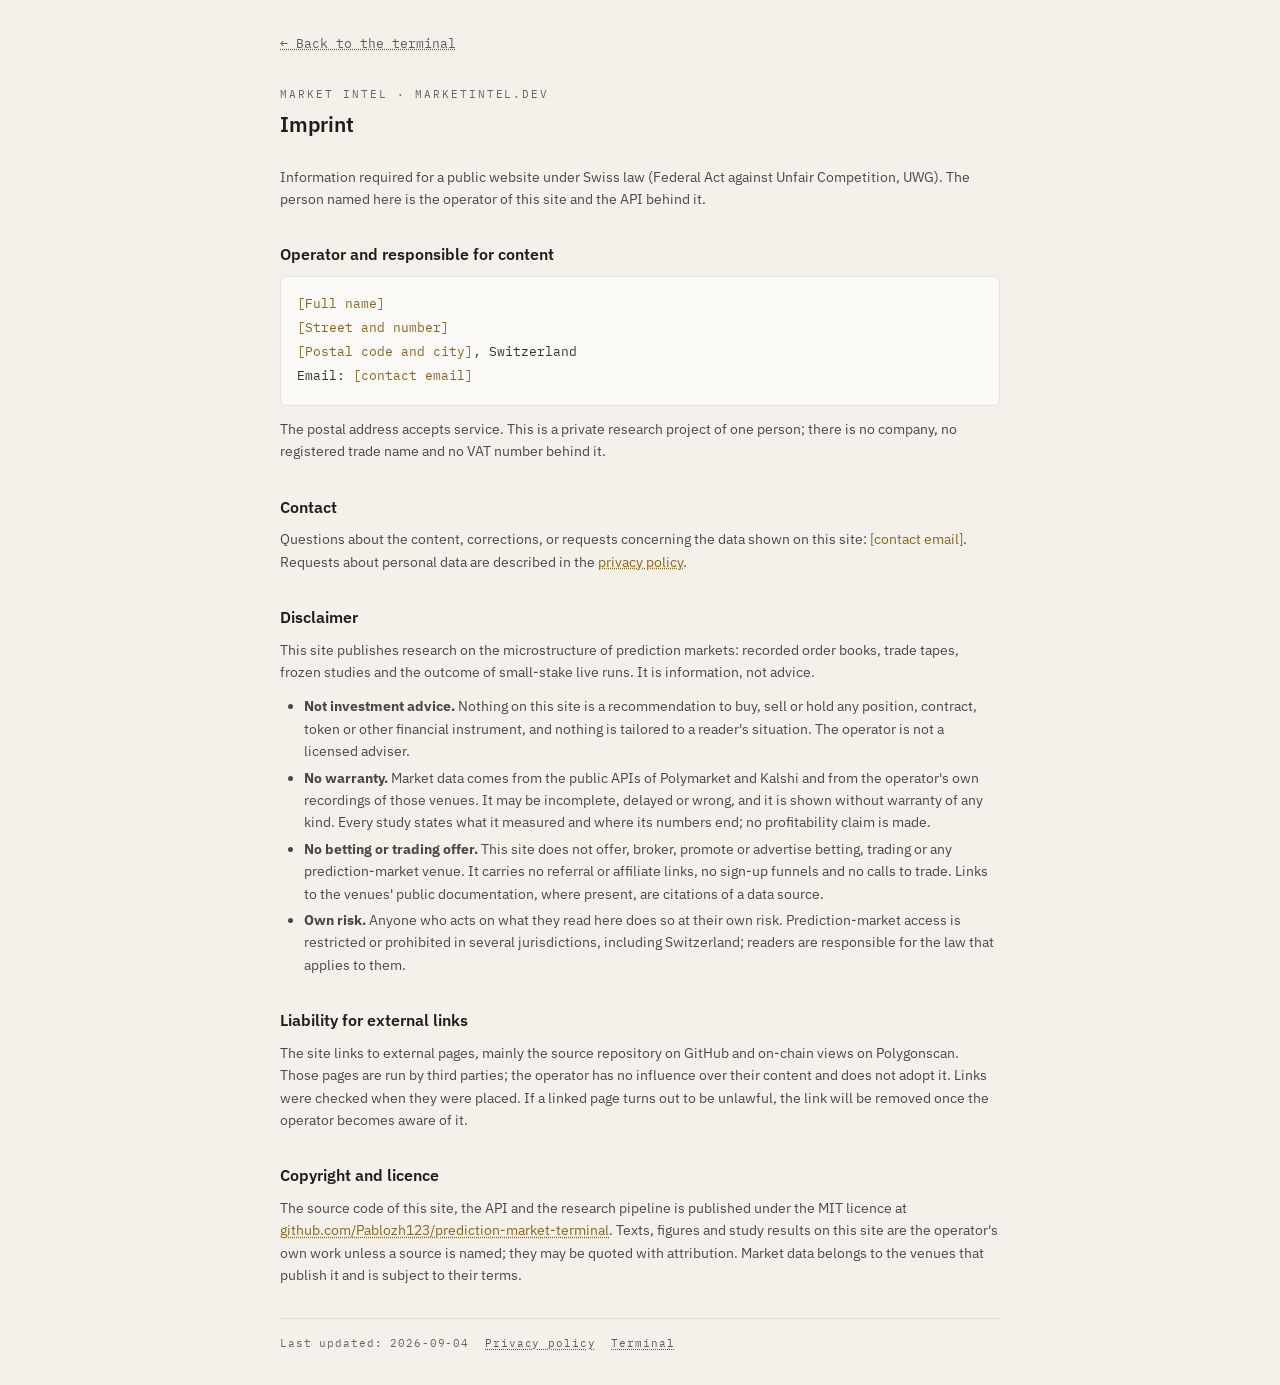
<file: web/imprint.html>
<!DOCTYPE html>
<!--
  PLACEHOLDERS — replace every one of these before the page goes live:
    [Full name]              the natural person operating the site (or the legal entity plus a named person)
    [Street and number]      a street address that accepts service; a PO box does not count
    [Postal code and city]
    [contact email]          appears twice: under "Responsible for content" and under "Contact"
  Same four placeholders are used in privacy.html; both files must be filled together.
-->
<html lang="en">
<head>
<meta charset="utf-8">
<meta name="viewport" content="width=device-width, initial-scale=1">
<title>Imprint · Market Intel</title>
<meta name="description" content="Imprint of marketintel.dev: operator, address, contact, disclaimer and licence.">
<meta name="robots" content="index,follow">
<link rel="preconnect" href="https://fonts.googleapis.com">
<link rel="preconnect" href="https://fonts.gstatic.com" crossorigin>
<link href="https://fonts.googleapis.com/css2?family=IBM+Plex+Sans:wght@400;500;600;700&family=IBM+Plex+Mono:wght@400;500;600&display=swap" rel="stylesheet">
<link rel="icon" type="image/svg+xml" href="./favicon.svg">
<link rel="icon" type="image/png" sizes="32x32" href="./favicon-32.png">
<link rel="shortcut icon" href="./favicon.ico">
<meta name="theme-color" content="#0B0B0A">
<script>
// Theme before first paint, so a stored light choice never flashes dark.
// Stored choice wins; first visit follows the system preference.
(function () {
  var t = 'dark';
  try { t = localStorage.getItem('mi-theme') || (matchMedia('(prefers-color-scheme: light)').matches ? 'light' : 'dark'); } catch (e) { /* private mode */ }
  document.documentElement.dataset.theme = t;
  if (t === 'light') {
    var m = document.querySelector('meta[name="theme-color"]');
    if (m) m.content = '#F4F1EA';
  }
}());
</script>
<link rel="stylesheet" href="./css/terminal.css">
<style>
  .legal { max-width: 720px; margin: 0 auto; padding: var(--sp-7) var(--sp-6); font-size: var(--t-body); line-height: var(--lh-prose); color: var(--ink-2); }
  .legal .back { font-family: var(--font-mono); font-size: var(--t-small); color: var(--ink-3); text-decoration: underline dotted; }
  .legal .back:hover { color: var(--accent); }
  .legal .eyebrow { font-family: var(--font-mono); font-size: var(--t-micro); letter-spacing: var(--ls-caps-max); text-transform: uppercase; color: var(--ink-4); margin-top: var(--sp-7); }
  .legal h1 { font-size: var(--t-head); font-weight: 600; color: var(--text); margin: var(--sp-2) 0 var(--sp-6); letter-spacing: -0.01em; }
  .legal h2 { font-size: var(--t-lead); font-weight: 600; color: var(--text); margin: var(--sp-7) 0 var(--sp-3); }
  .legal p { margin: 0 0 var(--sp-4); }
  .legal ul { margin: 0 0 var(--sp-4); padding-left: var(--sp-6); }
  .legal li { margin-bottom: var(--sp-2); }
  .legal a { text-decoration: underline dotted; }
  .legal .card { background: var(--panel); border: 1px solid var(--line-2); border-radius: var(--r-panel); padding: var(--sp-5); font-family: var(--font-mono); font-size: var(--t-small); line-height: var(--lh-prose); color: var(--ink-1); }
  .legal .card div { margin-bottom: var(--sp-2); }
  .legal .placeholder { color: var(--accent); }
  .legal .stamp { font-family: var(--font-mono); font-size: var(--t-micro); letter-spacing: var(--ls-caps); color: var(--ink-4); margin-top: var(--sp-7); padding-top: var(--sp-5); border-top: 1px solid var(--line-2); display: flex; flex-wrap: wrap; gap: var(--sp-3) var(--sp-5); }
  .legal .stamp a { color: var(--ink-3); }
</style>
</head>
<body>
<main class="legal">
  <a class="back" href="./">← Back to the terminal</a>

  <div class="eyebrow">Market Intel · marketintel.dev</div>
  <h1>Imprint</h1>

  <p>Information required for a public website under Swiss law (Federal Act against Unfair Competition, UWG). The person named here is the operator of this site and the API behind it.</p>

  <h2>Operator and responsible for content</h2>
  <div class="card">
    <div><span class="placeholder">[Full name]</span></div>
    <div><span class="placeholder">[Street and number]</span></div>
    <div><span class="placeholder">[Postal code and city]</span>, Switzerland</div>
    <div>Email: <span class="placeholder">[contact email]</span></div>
  </div>
  <p style="margin-top:var(--sp-4)">The postal address accepts service. This is a private research project of one person; there is no company, no registered trade name and no VAT number behind it.</p>

  <h2>Contact</h2>
  <p>Questions about the content, corrections, or requests concerning the data shown on this site: <span class="placeholder">[contact email]</span>. Requests about personal data are described in the <a href="./privacy.html">privacy policy</a>.</p>

  <h2>Disclaimer</h2>
  <p>This site publishes research on the microstructure of prediction markets: recorded order books, trade tapes, frozen studies and the outcome of small-stake live runs. It is information, not advice.</p>
  <ul>
    <li><b>Not investment advice.</b> Nothing on this site is a recommendation to buy, sell or hold any position, contract, token or other financial instrument, and nothing is tailored to a reader's situation. The operator is not a licensed adviser.</li>
    <li><b>No warranty.</b> Market data comes from the public APIs of Polymarket and Kalshi and from the operator's own recordings of those venues. It may be incomplete, delayed or wrong, and it is shown without warranty of any kind. Every study states what it measured and where its numbers end; no profitability claim is made.</li>
    <li><b>No betting or trading offer.</b> This site does not offer, broker, promote or advertise betting, trading or any prediction-market venue. It carries no referral or affiliate links, no sign-up funnels and no calls to trade. Links to the venues' public documentation, where present, are citations of a data source.</li>
    <li><b>Own risk.</b> Anyone who acts on what they read here does so at their own risk. Prediction-market access is restricted or prohibited in several jurisdictions, including Switzerland; readers are responsible for the law that applies to them.</li>
  </ul>

  <h2>Liability for external links</h2>
  <p>The site links to external pages, mainly the source repository on GitHub and on-chain views on Polygonscan. Those pages are run by third parties; the operator has no influence over their content and does not adopt it. Links were checked when they were placed. If a linked page turns out to be unlawful, the link will be removed once the operator becomes aware of it.</p>

  <h2>Copyright and licence</h2>
  <p>The source code of this site, the API and the research pipeline is published under the MIT licence at <a href="https://github.com/Pablozh123/prediction-market-terminal" rel="noopener">github.com/Pablozh123/prediction-market-terminal</a>. Texts, figures and study results on this site are the operator's own work unless a source is named; they may be quoted with attribution. Market data belongs to the venues that publish it and is subject to their terms.</p>

  <div class="stamp">
    <span>Last updated: 2026-09-04</span>
    <a href="./privacy.html">Privacy policy</a>
    <a href="./">Terminal</a>
  </div>
</main>
</body>
</html>
</file>
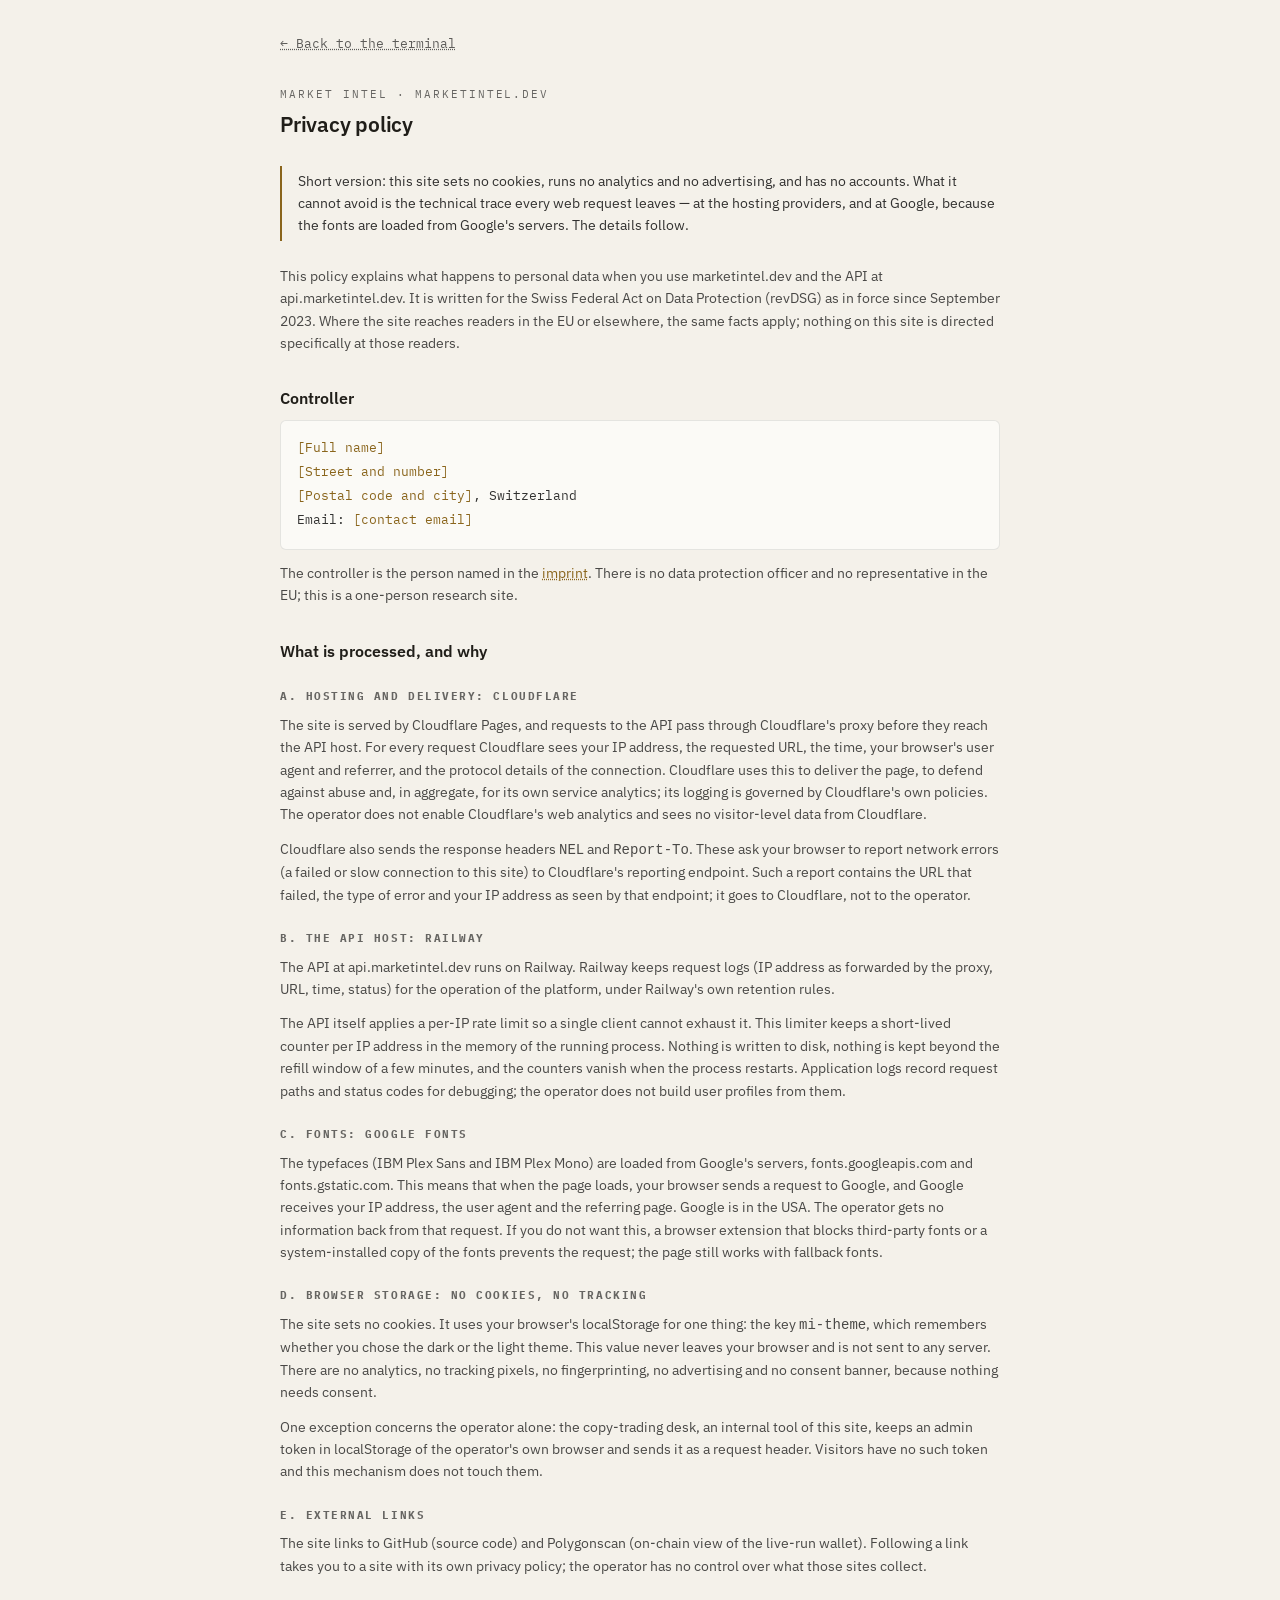
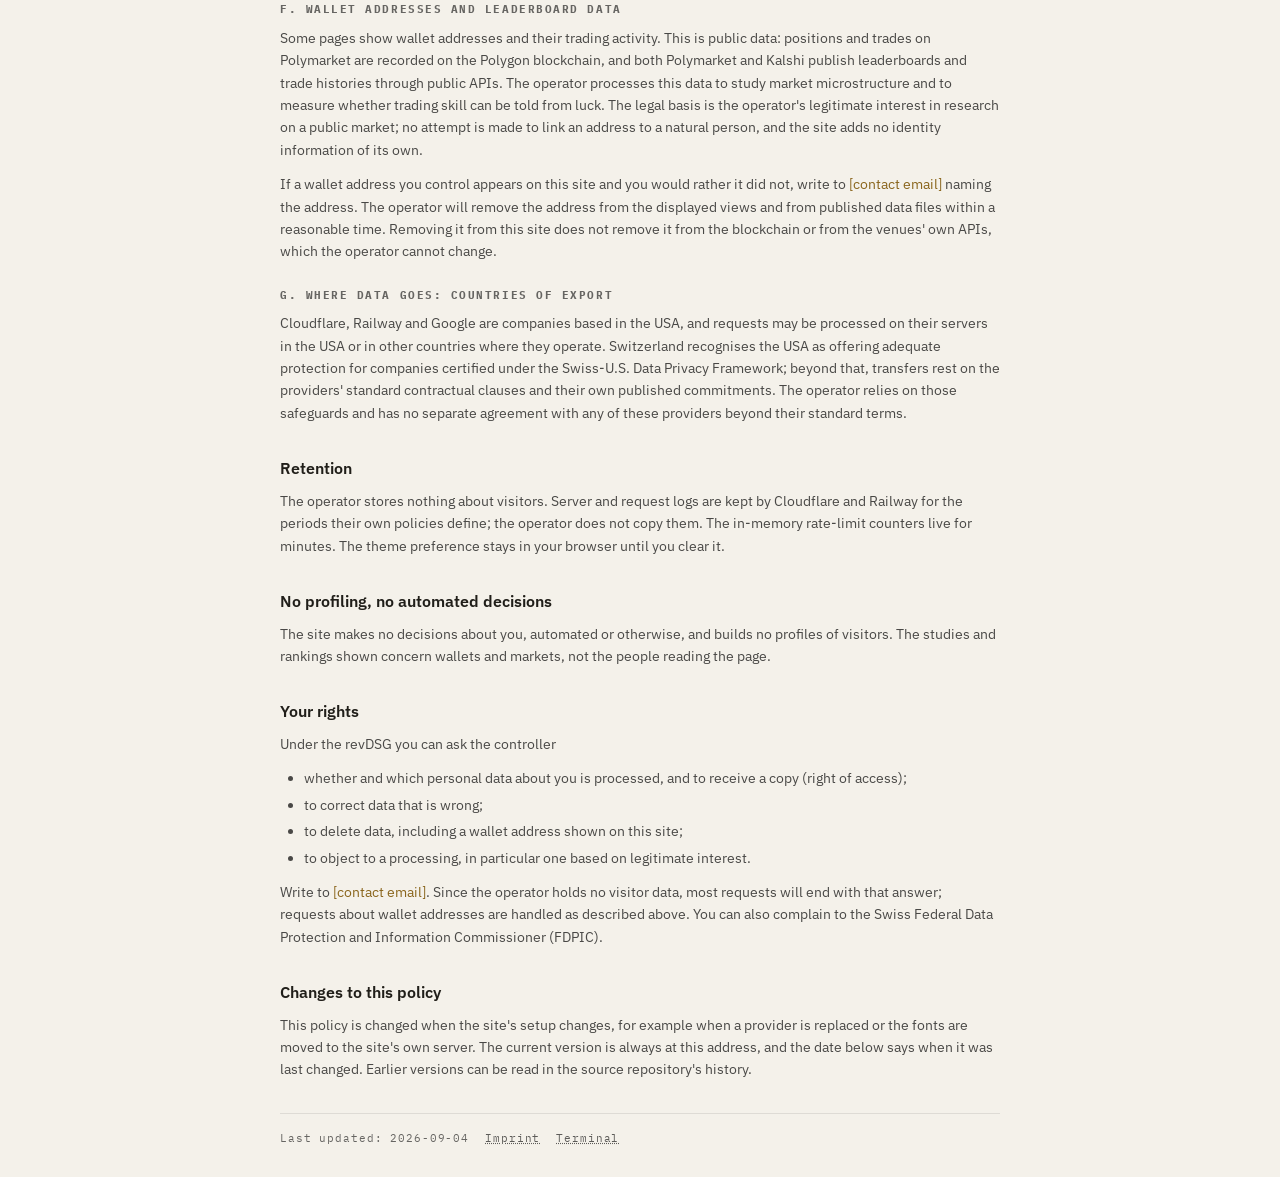
<file: web/privacy.html>
<!DOCTYPE html>
<!--
  PLACEHOLDERS — replace every one of these before the page goes live:
    [Full name]              the controller; same person as in imprint.html
    [Street and number]
    [Postal code and city]
    [contact email]          appears under "Controller", "Wallet addresses" and "Your rights"
  Same four placeholders are used in imprint.html; both files must be filled together.
-->
<html lang="en">
<head>
<meta charset="utf-8">
<meta name="viewport" content="width=device-width, initial-scale=1">
<title>Privacy policy · Market Intel</title>
<meta name="description" content="Privacy policy of marketintel.dev: what is processed when you visit, by whom, where, and what rights you have.">
<meta name="robots" content="index,follow">
<link rel="preconnect" href="https://fonts.googleapis.com">
<link rel="preconnect" href="https://fonts.gstatic.com" crossorigin>
<link href="https://fonts.googleapis.com/css2?family=IBM+Plex+Sans:wght@400;500;600;700&family=IBM+Plex+Mono:wght@400;500;600&display=swap" rel="stylesheet">
<link rel="icon" type="image/svg+xml" href="./favicon.svg">
<link rel="icon" type="image/png" sizes="32x32" href="./favicon-32.png">
<link rel="shortcut icon" href="./favicon.ico">
<meta name="theme-color" content="#0B0B0A">
<script>
// Theme before first paint, so a stored light choice never flashes dark.
// Stored choice wins; first visit follows the system preference.
(function () {
  var t = 'dark';
  try { t = localStorage.getItem('mi-theme') || (matchMedia('(prefers-color-scheme: light)').matches ? 'light' : 'dark'); } catch (e) { /* private mode */ }
  document.documentElement.dataset.theme = t;
  if (t === 'light') {
    var m = document.querySelector('meta[name="theme-color"]');
    if (m) m.content = '#F4F1EA';
  }
}());
</script>
<link rel="stylesheet" href="./css/terminal.css">
<style>
  .legal { max-width: 720px; margin: 0 auto; padding: var(--sp-7) var(--sp-6); font-size: var(--t-body); line-height: var(--lh-prose); color: var(--ink-2); }
  .legal .back { font-family: var(--font-mono); font-size: var(--t-small); color: var(--ink-3); text-decoration: underline dotted; }
  .legal .back:hover { color: var(--accent); }
  .legal .eyebrow { font-family: var(--font-mono); font-size: var(--t-micro); letter-spacing: var(--ls-caps-max); text-transform: uppercase; color: var(--ink-4); margin-top: var(--sp-7); }
  .legal h1 { font-size: var(--t-head); font-weight: 600; color: var(--text); margin: var(--sp-2) 0 var(--sp-6); letter-spacing: -0.01em; }
  .legal h2 { font-size: var(--t-lead); font-weight: 600; color: var(--text); margin: var(--sp-7) 0 var(--sp-3); }
  .legal h3 { font-family: var(--font-mono); font-size: var(--t-micro); letter-spacing: var(--ls-caps-strong); text-transform: uppercase; color: var(--ink-4); margin: var(--sp-6) 0 var(--sp-3); }
  .legal p { margin: 0 0 var(--sp-4); }
  .legal ul { margin: 0 0 var(--sp-4); padding-left: var(--sp-6); }
  .legal li { margin-bottom: var(--sp-2); }
  .legal a { text-decoration: underline dotted; }
  .legal .card { background: var(--panel); border: 1px solid var(--line-2); border-radius: var(--r-panel); padding: var(--sp-5); font-family: var(--font-mono); font-size: var(--t-small); line-height: var(--lh-prose); color: var(--ink-1); }
  .legal .card div { margin-bottom: var(--sp-2); }
  .legal .placeholder { color: var(--accent); }
  .legal .summary { border-left: 2px solid var(--accent); padding: var(--sp-2) 0 var(--sp-2) var(--sp-5); color: var(--ink-1); margin-bottom: var(--sp-6); }
  .legal .stamp { font-family: var(--font-mono); font-size: var(--t-micro); letter-spacing: var(--ls-caps); color: var(--ink-4); margin-top: var(--sp-7); padding-top: var(--sp-5); border-top: 1px solid var(--line-2); display: flex; flex-wrap: wrap; gap: var(--sp-3) var(--sp-5); }
  .legal .stamp a { color: var(--ink-3); }
</style>
</head>
<body>
<main class="legal">
  <a class="back" href="./">← Back to the terminal</a>

  <div class="eyebrow">Market Intel · marketintel.dev</div>
  <h1>Privacy policy</h1>

  <p class="summary">Short version: this site sets no cookies, runs no analytics and no advertising, and has no accounts. What it cannot avoid is the technical trace every web request leaves — at the hosting providers, and at Google, because the fonts are loaded from Google's servers. The details follow.</p>

  <p>This policy explains what happens to personal data when you use marketintel.dev and the API at api.marketintel.dev. It is written for the Swiss Federal Act on Data Protection (revDSG) as in force since September 2023. Where the site reaches readers in the EU or elsewhere, the same facts apply; nothing on this site is directed specifically at those readers.</p>

  <h2>Controller</h2>
  <div class="card">
    <div><span class="placeholder">[Full name]</span></div>
    <div><span class="placeholder">[Street and number]</span></div>
    <div><span class="placeholder">[Postal code and city]</span>, Switzerland</div>
    <div>Email: <span class="placeholder">[contact email]</span></div>
  </div>
  <p style="margin-top:var(--sp-4)">The controller is the person named in the <a href="./imprint.html">imprint</a>. There is no data protection officer and no representative in the EU; this is a one-person research site.</p>

  <h2>What is processed, and why</h2>

  <h3>a. Hosting and delivery: Cloudflare</h3>
  <p>The site is served by Cloudflare Pages, and requests to the API pass through Cloudflare's proxy before they reach the API host. For every request Cloudflare sees your IP address, the requested URL, the time, your browser's user agent and referrer, and the protocol details of the connection. Cloudflare uses this to deliver the page, to defend against abuse and, in aggregate, for its own service analytics; its logging is governed by Cloudflare's own policies. The operator does not enable Cloudflare's web analytics and sees no visitor-level data from Cloudflare.</p>
  <p>Cloudflare also sends the response headers <code>NEL</code> and <code>Report-To</code>. These ask your browser to report network errors (a failed or slow connection to this site) to Cloudflare's reporting endpoint. Such a report contains the URL that failed, the type of error and your IP address as seen by that endpoint; it goes to Cloudflare, not to the operator.</p>

  <h3>b. The API host: Railway</h3>
  <p>The API at api.marketintel.dev runs on Railway. Railway keeps request logs (IP address as forwarded by the proxy, URL, time, status) for the operation of the platform, under Railway's own retention rules.</p>
  <p>The API itself applies a per-IP rate limit so a single client cannot exhaust it. This limiter keeps a short-lived counter per IP address in the memory of the running process. Nothing is written to disk, nothing is kept beyond the refill window of a few minutes, and the counters vanish when the process restarts. Application logs record request paths and status codes for debugging; the operator does not build user profiles from them.</p>

  <h3>c. Fonts: Google Fonts</h3>
  <p>The typefaces (IBM Plex Sans and IBM Plex Mono) are loaded from Google's servers, fonts.googleapis.com and fonts.gstatic.com. This means that when the page loads, your browser sends a request to Google, and Google receives your IP address, the user agent and the referring page. Google is in the USA. The operator gets no information back from that request. If you do not want this, a browser extension that blocks third-party fonts or a system-installed copy of the fonts prevents the request; the page still works with fallback fonts.</p>

  <h3>d. Browser storage: no cookies, no tracking</h3>
  <p>The site sets no cookies. It uses your browser's localStorage for one thing: the key <code>mi-theme</code>, which remembers whether you chose the dark or the light theme. This value never leaves your browser and is not sent to any server. There are no analytics, no tracking pixels, no fingerprinting, no advertising and no consent banner, because nothing needs consent.</p>
  <p>One exception concerns the operator alone: the copy-trading desk, an internal tool of this site, keeps an admin token in localStorage of the operator's own browser and sends it as a request header. Visitors have no such token and this mechanism does not touch them.</p>

  <h3>e. External links</h3>
  <p>The site links to GitHub (source code) and Polygonscan (on-chain view of the live-run wallet). Following a link takes you to a site with its own privacy policy; the operator has no control over what those sites collect.</p>

  <h3>f. Wallet addresses and leaderboard data</h3>
  <p>Some pages show wallet addresses and their trading activity. This is public data: positions and trades on Polymarket are recorded on the Polygon blockchain, and both Polymarket and Kalshi publish leaderboards and trade histories through public APIs. The operator processes this data to study market microstructure and to measure whether trading skill can be told from luck. The legal basis is the operator's legitimate interest in research on a public market; no attempt is made to link an address to a natural person, and the site adds no identity information of its own.</p>
  <p>If a wallet address you control appears on this site and you would rather it did not, write to <span class="placeholder">[contact email]</span> naming the address. The operator will remove the address from the displayed views and from published data files within a reasonable time. Removing it from this site does not remove it from the blockchain or from the venues' own APIs, which the operator cannot change.</p>

  <h3>g. Where data goes: countries of export</h3>
  <p>Cloudflare, Railway and Google are companies based in the USA, and requests may be processed on their servers in the USA or in other countries where they operate. Switzerland recognises the USA as offering adequate protection for companies certified under the Swiss-U.S. Data Privacy Framework; beyond that, transfers rest on the providers' standard contractual clauses and their own published commitments. The operator relies on those safeguards and has no separate agreement with any of these providers beyond their standard terms.</p>

  <h2>Retention</h2>
  <p>The operator stores nothing about visitors. Server and request logs are kept by Cloudflare and Railway for the periods their own policies define; the operator does not copy them. The in-memory rate-limit counters live for minutes. The theme preference stays in your browser until you clear it.</p>

  <h2>No profiling, no automated decisions</h2>
  <p>The site makes no decisions about you, automated or otherwise, and builds no profiles of visitors. The studies and rankings shown concern wallets and markets, not the people reading the page.</p>

  <h2>Your rights</h2>
  <p>Under the revDSG you can ask the controller</p>
  <ul>
    <li>whether and which personal data about you is processed, and to receive a copy (right of access);</li>
    <li>to correct data that is wrong;</li>
    <li>to delete data, including a wallet address shown on this site;</li>
    <li>to object to a processing, in particular one based on legitimate interest.</li>
  </ul>
  <p>Write to <span class="placeholder">[contact email]</span>. Since the operator holds no visitor data, most requests will end with that answer; requests about wallet addresses are handled as described above. You can also complain to the Swiss Federal Data Protection and Information Commissioner (FDPIC).</p>

  <h2>Changes to this policy</h2>
  <p>This policy is changed when the site's setup changes, for example when a provider is replaced or the fonts are moved to the site's own server. The current version is always at this address, and the date below says when it was last changed. Earlier versions can be read in the source repository's history.</p>

  <div class="stamp">
    <span>Last updated: 2026-09-04</span>
    <a href="./imprint.html">Imprint</a>
    <a href="./">Terminal</a>
  </div>
</main>
</body>
</html>
</file>
<file: web/css/terminal.css>
/* Market Intel terminal — base styles.
   The :root block below is the palette of record; [data-theme="light"]
   overrides it wholesale. The JS builds inline styles as strings, and those
   strings reference these custom properties (SVG colour attributes were
   rewritten to style form for the same reason), so both themes repaint from
   here alone. Do not reintroduce colour literals in the JS.

   Direction: professional terminal — amber carries interaction and
   selection, green/red are reserved for signed values, orange is attention.
   No neon, no decorative motion. Text and border tiers are rgba(var(--ink),α),
   where --ink is an RGB triplet. */

:root {
  color-scheme: dark;
  /* surfaces */
  --bg: #0B0B0A;            /* page and shell */
  --bg-rgb: 11, 11, 10;
  --panel: #131311;         /* cards, inputs, table headers */
  --panel-hover: #1A1A17;   /* element hover */
  --edge: #2A2A26;          /* scrollbar thumb, strong dividers */
  /* text — warm off-white; tiers use rgba(var(--ink),α) */
  --text: #EAE6DC;
  --ink: 234, 230, 220;
  /* Text tiers. Four, and only four: the JS used to carry fourteen text
     alphas, nine of them inside a span of 0.23 with neighbours 0.02 apart —
     a span nobody can read as a hierarchy. These four are ~1.35x apart in
     contrast, which is the smallest step that stays legible as a step.
     --ink-4 is the AA floor: nothing weaker than this may carry text.
     The light theme gets its own alphas, not these. See the light block. */
  --ink-1: rgba(var(--ink), .85);   /* 11.4:1 on --bg — emphasis inside body text */
  --ink-2: rgba(var(--ink), .7);    /*  7.9:1 — secondary text, active labels */
  --ink-3: rgba(var(--ink), .6);    /*  6.1:1 — the workhorse: labels, cells */
  --ink-4: rgba(var(--ink), .55);   /*  5.2:1 — weakest tier that still passes AA */
  /* Border tiers. Fifteen alphas collapsed to four; seven of the old ones
     sat between .04 and .10, i.e. below the threshold where a hairline
     changes at all. Same values in both themes: borders are not text.
     The fourth tier is not in the review's draft and is here because the
     count found a role, not just a number: every one of the twelve .35
     borders sits on a text input or a file-download control, and those are
     the one border in the app you are meant to see. Folding them into
     --line-1 would have made every form field in the terminal look
     disabled. */
  --line-edge: rgba(var(--ink), .35); /* input and control edges */
  --line-1: rgba(var(--ink), .16);  /* chip and button outlines */
  --line-2: rgba(var(--ink), .09);  /* the default hairline: panels, rows */
  --line-3: rgba(var(--ink), .06);  /* faintest rule inside a panel */
  /* roles */
  --accent: #D9A648;        /* interactive: links, active nav, buttons, selection */
  --accent-rgb: 217, 166, 72;
  --accent-bright: #E5C079; /* link hover */
  --accent-bg-hover: #E2B45C;
  --on-accent: #0B0B0A;     /* text on an accent-filled control */
  --pos: #69B47E;           /* signed values up, BUY, live */
  --pos-rgb: 105, 180, 126;
  --neg: #D95F52;           /* signed values down, SELL, errors */
  --neg-rgb: 217, 95, 82;
  --neg-soft: #DE8A7A;
  /* The soft twin of --pos, mirroring --neg-soft above. It exists because
     the weaker of two signed readings used to be drawn by taking opacity
     off the strong one, and rgba(var(--pos-rgb),.75) composites to 2.97:1
     on the light ground. A second stepped colour separates the two
     strengths without going under AA: 9.12:1 dark, 4.56:1 light. */
  --pos-soft: #8CC29A;
  --warn: #DE7E36;          /* attention: flags, waiting, high severity */
  --warn-rgb: 222, 126, 54;
  --info: #6E9BC8;          /* neutral reference lines, third series */
  --info-rgb: 110, 155, 200;
  /* categorical series beyond the roles */
  --muted: #98978E;
  --cat-violet: #AC93C6;
  --cat-teal: #86BDB2;
  --cat-gold: #D4B878;
  --cat-blue2: #93A5C6;
  /* Chart series slots. Five, in fixed order, never cycled — see
     charts.js::SERIEN_FARBEN. They are NOT the --cat-* tokens: those were
     picked by eye and fail the computable palette checks (two of them are
     the same colour under protanopia, and one reads as gray). These were
     stepped in OKLCH against the validator of the dataviz method until all
     five checks pass, on both chart grounds and in both themes:
       lightness band L 0.48-0.67 · chroma >= 0.10 · adjacent-pair CVD dE
       >= 8 (min over protan/deutan) · normal-vision floor dE >= 15 ·
       contrast >= 3:1 vs surface.
     Dark, surface #131311: worst adjacent dE 10.6 (protan, s2 vs s1),
     normal-vision floor 15.9. Same result against #0B0B0A.
     Green and red are deliberately absent: this file reserves them for
     signed values (line 9), which is exactly the rule the old series list
     broke by putting --pos in slot 3. Five slots and no sixth because the
     two reserved families leave too few hues that stay apart under
     deuteranopia; a sixth series folds into "other" instead of cycling. */
  --s1: #B58545;   /* amber   */
  --s2: #2CA494;   /* teal    */
  --s3: #855793;   /* violet  */
  --s4: #6690CF;   /* blue    */
  --s5: #A65A69;   /* rose    */
  /* overlay chrome */
  --scrim: rgba(8, 8, 7, .72);
  --shadow-25: rgba(0, 0, 0, .25);
  --shadow-35: rgba(0, 0, 0, .35);
  --shadow-45: rgba(0, 0, 0, .45);
  --shadow-55: rgba(0, 0, 0, .55);
  --shadow-60: rgba(0, 0, 0, .6);
  /* shape */
  --r-control: 4px;         /* buttons, chips, inputs */
  --r-panel: 6px;           /* cards, overlays, tooltips */
  /* type */
  --font-ui: 'IBM Plex Sans', -apple-system, sans-serif;
  --font-mono: 'IBM Plex Mono', monospace;
  /* The type ladder. Six steps, because the JS carried twenty-one sizes and
     twelve of them ran from 9.5px to 15px in half-pixel increments — 92 % of
     all sizes inside a 5.5px band. Three of those steps (10.5, 11, 11.5)
     held 591 declarations across one single pixel, which is a continuum, not
     a hierarchy: no reader can name the difference, so it carries none.
     Every step here is at least 12 % from its neighbour, which is about the
     smallest ratio that still reads as a step at these sizes.
     The floor rises rather than falls: nothing is below 11px afterwards, and
     the 247 declarations that used to sit under it got bigger. --t-lead is
     16px on purpose — that is the inherited default of this document, so
     explicit and inherited text finally agree. */
  --t-micro: 11px;    /* mono micro-labels, table heads, chips, counters */
  --t-small: 12.5px;  /* dense cells and sub-lines */
  --t-body: 14px;     /* prose and table cells */
  --t-lead: 16px;     /* card titles and lead sentences */
  --t-head: 21px;     /* page titles, and the figure of a KPI tile */
  --t-hero: 26px;     /* the one figure a page is about */
  --t-display: clamp(28px, 2.5vw, 40px); /* overview introduction */
  /* The tracking ladder. Four steps, because the JS carried 260 letter-spacing
     declarations in fourteen values, five of them (.12 .13 .14 .15 .16em)
     inside a span of 0.04em with 167 call sites between them. At --t-micro,
     where nearly all of them sit, 0.01em is 0.11px of space between two
     letters: the whole span from .12 to .16 is 0.44px per gap, so those five
     values could not be telling anyone anything apart.
     Every step here is at least 0.04em from its neighbour, which at 11px is
     about half a pixel per gap and the point where a label starts to read as
     deliberately tracked rather than merely set.
     The negative step is gone rather than kept. Seventeen headings ran
     -0.01em and one hero -0.015em; at --t-head that is 0.21px per gap, and
     across the longest title on the site it adds up to under ten pixels of
     line width -- an amount nobody can attribute to tracking. A step that
     cannot be seen is the finding this ladder is undoing, so display type
     sets flat like everything else. */
  --ls-flat: 0;             /* running text, and a run inside a tracked label */
  --ls-caps: .08em;         /* buttons, chips, links: caps that stay compact */
  --ls-caps-strong: .14em;  /* the micro-label in caps: the workhorse */
  --ls-caps-max: .18em;     /* a section eyebrow, and the one row of dots */
  /* The leading ladder. Four steps, because the JS carried 181 line-height
     declarations in fifteen values, one of them in px. 1.5 and 1.6 alone held
     107 of them, 0.067 apart.
     Every step here is at least 1.10x its neighbour -- a finer ratio than the
     12 % of the type ladder and much finer than the 1.33x of the spacing one,
     and that is not an inconsistency: leading accumulates. Type is judged
     against the glyph beside it and a gap against nothing, but the third line
     of a paragraph sits three steps down, so 10 % of leading is already a
     third of a line of displacement by then.
     --lh-snug takes both 1.45 and 1.5, --lh-prose both 1.55 and 1.6: the file
     did keep a real distinction between a dense block and a paragraph, and
     the ladder keeps it. What it drops is the second spelling of each. */
  --lh-solid: 1.15;   /* a figure or a single glyph in its own box */
  --lh-tight: 1.3;    /* headings and two-line clamped titles */
  --lh-snug: 1.45;    /* dense blocks, table cells, sub-lines */
  --lh-prose: 1.6;    /* paragraphs, notes, anything meant to be read */
  /* The spacing ladder. Seven steps, because the JS carried 483 padding
     shorthands in 133 different value chains, 87 of which occurred once or
     twice, plus 361 gaps in 28 values and 605 margins in 36 — and no base
     unit underneath any of it: every whole number from 1 to 18 appeared as a
     padding component, so 9px sat next to 10px sat next to 11px with 150
     call sites spread across two pixels. Nobody can see that difference, so
     it carried no meaning; it only made two cards next to each other
     different heights for no reason anyone could name.
     Every step here is at least 1.33x its neighbour (2/4 and 4/8 are 2x),
     which is roughly where a spacing difference starts to read as a
     decision rather than as noise. Spacing needs a wider ratio than type:
     a glyph is measured against its neighbours on the same line, a gap is
     measured against nothing.
     Where a value sat exactly between two steps (3, 6, 10, 14, 20 — 522
     call sites) it went up, not down. PR #123 raised the type ladder and
     deliberately left the padding alone, so since then every card has been
     tighter than it was drawn; rounding the ties up puts the ratio back.
     Values above the ladder are alignment, not rhythm, and stay numbers:
     the 108px and 222px indents sit under a grid column of exactly that
     width. */
  --sp-1: 2px;    /* inside a badge or a chip: an inset, not a gap */
  --sp-2: 4px;    /* a figure and the line under it */
  --sp-3: 8px;    /* between things that belong to one another */
  --sp-4: 12px;   /* inside a control, a dense cell, a table row */
  --sp-5: 16px;   /* the inside of a card */
  --sp-6: 24px;   /* the page gutter, and the space between sections */
  --sp-7: 32px;   /* the foot of a page and the tail under a long table */
}

/* Light: warm paper, same roles two to three shades darker so every pairing
   keeps its contrast (amber text needs ~#8A651C on this ground, not #D9A648).

   --ink is pure black here, and that is deliberate. The text tiers are written
   as rgba(var(--ink), α) with the SAME α in both themes, but α does not mean
   the same thing on the two grounds: compositing a light ink onto a dark bg
   gains contrast fast, a dark ink onto a light bg gains it slowly. With the
   old warm #201E19 the two most-used tiers both failed WCAG AA on this
   ground — .60 landed at 4.23 and .55 at 3.65 against #F4F1EA. Pure black is
   the only value that lifts .55 over 4.5 (it reaches 4.62); #080705 gets to
   4.36, #0C0B08 to 4.23. The warmth of the theme lives in --bg and --text,
   not in the low-alpha tiers, so nothing reads colder for it.
   Measured per route, share of text nodes failing AA: markets 58.7% -> 0.0,
   flow 47.7% -> 0.0, alerts 45.6% -> 0.0, live runs 60.3% -> 2.0,
   whale 67.8% -> 7.4. The .5 and .45 call sites that remained after that pass
   are gone too; every text node of the rendered app now clears AA in both
   themes. Do not restore a lifted --ink here without re-measuring. */
:root[data-theme="light"] {
  color-scheme: light;
  --bg: #F4F1EA;
  --bg-rgb: 244, 241, 234;
  --panel: #FBFAF6;
  --panel-hover: #EAE6DB;
  --edge: #CCC7B9;
  --text: #201E19;
  --ink: 0, 0, 0;
  /* Text tiers, light. Own alphas, and that is the whole point: the same α
     buys different contrast on the two grounds. These four were solved for
     the contrast of their dark twins against --bg, so a tier means the same
     strength in both themes instead of the same number:
       dark .85 = 11.44:1  ->  light .8  = 11.66:1
       dark .70 =  7.94:1  ->  light .7  =  8.06:1
       dark .60 =  6.05:1  ->  light .62 =  5.96:1
       dark .55 =  5.23:1  ->  light .58 =  5.15:1
     Worst case of the whole ladder is --ink-4 on --panel-hover: 4.99:1 light,
     5.07:1 dark. The review's draft ladder (.90/.72/.64/.62) predates the
     pure-black --ink above; measured against it, its tiers 3 and 4 land
     0.46 apart in contrast, which is no tier at all. Re-measure before
     touching these. */
  --ink-1: rgba(var(--ink), .8);
  --ink-2: rgba(var(--ink), .7);
  --ink-3: rgba(var(--ink), .62);
  --ink-4: rgba(var(--ink), .58);
  --accent: #8A651C;
  --accent-rgb: 138, 101, 28;
  --accent-bright: #6E5116;
  --accent-bg-hover: #9C7421;
  --on-accent: #FBFAF6;
  /* The role colours below carry >= 4.6:1 against --bg (the page ground), not
     just against --panel. Many labels sit directly on --bg, and at the old
     values --cat-gold (3.95), --cat-teal (4.15), --muted (4.27),
     --cat-blue2 (4.39), --pos (4.47) and --cat-rose (4.48) all failed there.
     --pos was the expensive one: it colours every positive number in the app. */
  --pos: #2D7B4D;
  --pos-rgb: 45, 123, 77;
  --neg: #B23B2E;
  --neg-rgb: 178, 59, 46;
  --neg-soft: #9C5C4F;
  --pos-soft: #54755F;
  --warn: #A55914;
  --warn-rgb: 165, 89, 20;
  --info: #3E6796;
  --info-rgb: 62, 103, 150;
  --muted: #716D60;
  --cat-violet: #77609A;
  --cat-teal: #3B776B;
  --cat-gold: #826A2C;
  --cat-blue2: #596E90;
  /* Chart series slots, light. Same five entities, own steps — a dark
     palette flipped onto paper is not a light palette. Validator on
     surface #FBFAF6: all five checks pass, worst adjacent dE 12.2
     (deutan, s4 vs s3), normal-vision floor 18.2. Same against #F4F1EA. */
  --s1: #826000;
  --s2: #14938D;
  --s3: #723D77;
  --s4: #3D7DB1;
  --s5: #7F3B59;
  --scrim: rgba(45, 42, 35, .45);
  --shadow-25: rgba(70, 62, 48, .14);
  --shadow-35: rgba(70, 62, 48, .18);
  --shadow-45: rgba(70, 62, 48, .22);
  --shadow-55: rgba(70, 62, 48, .25);
  --shadow-60: rgba(70, 62, 48, .28);
}

html, body { margin: 0; background: var(--bg); color: var(--text); font-family: var(--font-ui); }
a { color: var(--accent); text-decoration: none; }
a:hover { color: var(--accent-bright); }
* { box-sizing: content-box; }
::-webkit-scrollbar { width: 10px; height: 10px; }
::-webkit-scrollbar-track { background: var(--bg); }
::-webkit-scrollbar-thumb { background: var(--edge); border-radius: var(--r-control); }

/* The detail drawer slides in once per open — state reveal, not decoration. */
@keyframes panelIn { from { opacity: 0; transform: translateX(10px) } to { opacity: 1; transform: translateX(0) } }

/* The tape, live (overview hero): a print slides in exactly when it arrived
   with the latest poll. The first render marks nothing as new, so the
   landing never plays a load show — motion here always means the market
   just did something. */
@keyframes tapeIn { from { opacity: 0; transform: translateY(-5px) } to { opacity: 1; transform: none } }
.tape-in { animation: tapeIn .3s ease-out both; }

/* Market wire (overview): the marquee itself is driven by ambient.js; here
   lives only the one-shot flash a price cell plays when the 30 s poll moved
   it. Reduced motion collapses both to their end state. */
@keyframes wireFlash { from { background: var(--wire-flash) } to { background: transparent } }
.wire-up { --wire-flash: rgba(var(--pos-rgb), .3); animation: wireFlash .9s ease-out both; }
.wire-dn { --wire-flash: rgba(var(--neg-rgb), .3); animation: wireFlash .9s ease-out both; }


.shell { display: flex; height: 100vh; width: 100%; min-width: 1280px; overflow: hidden; }
.sidebar { width: 232px; box-sizing: border-box; flex: none; border-right: 1px solid var(--line-2); display: flex; flex-direction: column; padding: var(--sp-6) var(--sp-4) var(--sp-5); overflow-y: auto; background: var(--panel); scrollbar-width: thin; }
.maincol { flex: 1; min-width: 0; display: flex; flex-direction: column; }
.topbar { display: flex; align-items: center; justify-content: space-between; gap: var(--sp-5); padding: var(--sp-4) var(--sp-6); border-bottom: 1px solid var(--line-2); flex: none; min-height: 28px; }
.content-wrap { flex: 1; min-height: 0; display: flex; position: relative; }
.content { flex: 1; min-width: 1010px; overflow-y: auto; }

input { font-family: inherit; }

/* Focus. Every control used to set `outline:none` inline, so a keyboard user
   moving through the page saw nothing move — the ring is the only thing
   telling them where they are. The accent keeps ≥4.5:1 on both grounds, and
   :focus-visible keeps it off the mouse. Do not reintroduce `outline:none`;
   if a ring crops badly, give the element room, not an override. */
:focus-visible {
  outline: 2px solid var(--accent);
  outline-offset: 2px;
  border-radius: var(--r-control);
}

/* The sidebar entries are links now; they keep the terminal's flat look. */
.sidebar a, .sidebar a:hover { color: inherit; text-decoration: none; }
.sidebar > * { flex-shrink: 0; }
.nav-group { margin-bottom: var(--sp-3); }
.nav-group-label { font-family: var(--font-mono); font-size: var(--t-micro); letter-spacing:var(--ls-caps); padding: var(--sp-2) var(--sp-4); color: var(--ink-4); }
.sidebar-footer { overflow-wrap: anywhere; }

/* Overview: an editorial introduction followed by a dense evidence table.
   Keep the established palette and spacing scale across both themes. */
.overview-hero { position: relative; overflow: hidden; display: grid; grid-template-columns: minmax(0, 1fr) 272px; gap: var(--sp-7); align-items: center; padding: var(--sp-7) var(--sp-6); border-bottom: 1px solid var(--line-2); }
.overview-hero > canvas { position: absolute; inset: 0; width: 100%; height: 100%; opacity: .12; pointer-events: none; }
.overview-intro { position: relative; min-width: 0; max-width: 800px; }
.overview-eyebrow { font-family: var(--font-mono); font-size: var(--t-micro); letter-spacing:var(--ls-caps); text-transform: uppercase; color: var(--ink-3); }
.content .overview-intro h1 { font-weight: 600; line-height:var(--lh-tight); margin: var(--sp-5) 0; text-wrap: balance; }
.overview-intro h1 span { color: var(--accent); }
.overview-deck { font-size: var(--t-body); color: var(--ink-2); line-height:var(--lh-prose); margin: 0; max-width: 680px; }
.overview-paths { display: grid; grid-template-columns: repeat(2, minmax(0, 1fr)); gap: var(--sp-4); margin-top: var(--sp-6); }
.overview-paths > div:hover { border-color: var(--line-edge) !important; }
.research-summary { position: relative; padding: var(--sp-6); background: var(--panel); border: 1px solid var(--line-1); border-top: 2px solid var(--accent); border-radius: var(--r-panel); }
.research-total { display: flex; align-items: center; gap: var(--sp-5); margin: var(--sp-5) 0; }
.research-total strong { font-family: var(--font-mono); font-size: 48px; line-height:var(--lh-solid); font-weight: 500; }
.research-total > span { font-size: var(--t-small); color: var(--ink-2); line-height:var(--lh-prose); }
.research-verdicts { margin: 0; }
.research-verdicts > div { display: flex; justify-content: space-between; align-items: center; gap: var(--sp-4); padding: var(--sp-4) 0; border-top: 1px solid var(--line-2); }
.research-verdicts dt, .research-verdicts dd { margin: 0; }
.research-verdicts dt { font-size: var(--t-small); text-transform: capitalize; }
.research-verdicts dd { font-family: var(--font-mono); font-size: var(--t-body); font-variant-numeric: tabular-nums; }
.research-source { margin-top: var(--sp-4); color: var(--ink-3); font-family: var(--font-mono); font-size: var(--t-micro); line-height:var(--lh-prose); }
.study-row { display: grid; grid-template-columns: 24px minmax(0, 1fr) 136px minmax(160px, 190px) 144px; gap: var(--sp-4); align-items: center; padding: var(--sp-5) var(--sp-6); border-bottom: 1px solid var(--line-2); }
.study-row > * { min-width: 0; }
.study-row > :last-child { line-height:var(--lh-prose); overflow-wrap: anywhere; }
.study-head { padding-top: var(--sp-4); padding-bottom: var(--sp-4); background: var(--panel); }
.study-number { font-variant-numeric: tabular-nums; }
.study-unit { display: block; margin-top: var(--sp-1); line-height:var(--lh-snug); }

/* Skip link: the sidebar is 24 tab stops deep and repeats on every route, so
   the first Tab offers a way past it. Off-screen until focused, never hidden
   with display:none — that would take it out of the tab order entirely. */
.skip {
  position: fixed; left: 8px; top: -60px; z-index: 100;
  background: var(--accent); color: var(--on-accent); padding: var(--sp-3) var(--sp-5); border-radius: var(--r-control);
  font-size: var(--t-body); font-weight: 600; text-decoration: none; transition: top .12s ease;
}
.skip:focus { top: 8px; color: var(--on-accent); }

/* <main> takes focus from the skip link but is not a control: no ring. */
#main:focus, #main:focus-visible { outline: none; }

/* h1 to h4 are the document outline; the look stays the design's.

   Every heading in this app sets its own size and margin inline, so
   neutralising the user-agent defaults here is what makes a promotion free:
   a title div that becomes an <h2> would otherwise grow by half and gain
   0.83em of margin above and below. font-weight was already handled when the
   research surface still had one real heading; size and margin were not, and
   without them the outline could only be fixed at the cost of the layout.
   Measured after the promotion, both themes: identical computed colour,
   size, weight and box for every promoted node. */
.content h1, .content h2, .content h3, .content h4 {
  font-size: inherit;
  font-weight: inherit;
  margin: 0;
}

/* The one remaining animation is the drawer's state reveal; anyone who has
   asked their system for less simply gets the end state. */
@media (prefers-reduced-motion: reduce) {
  *, *::before, *::after {
    animation-duration: .001ms !important;
    animation-iteration-count: 1 !important;
    transition-duration: .001ms !important;
    scroll-behavior: auto !important;
  }
}

/* Hover utilities. There were eleven of these, named after their alpha:
   .hv-bd20 and .hv-bd22 differed by 0.02, .hv-bd30 and .hv-bd32 by 0.02, and
   .hv-bd35w was .hv-bd35 plus the body of .hv-white. A name that spells out a
   number is not a name — nobody can tell those pairs apart on screen, so they
   carried no distinction. Three edge levels, and the text-brightening is its
   own class again, to be combined where it is wanted. */
.hv-el:not([aria-current="page"]):hover { background: var(--panel-hover) !important; }
.hv-panel:hover { background: var(--panel-hover) !important; }
.hv-edge:hover { border-color: rgba(var(--ink), .22) !important; }
.hv-edge-strong:hover { border-color: rgba(var(--ink), .32) !important; color: var(--text) !important; }
.hv-edge-max:hover { border-color: rgba(var(--ink), .35) !important; }
.hv-white:hover { color: var(--text) !important; }
.hv-accent:hover { color: var(--accent) !important; }
.hv-accentbg:hover { background: var(--accent-bg-hover) !important; }

/* Shared interaction states. Only compact controls compress on press;
   tables and navigation stay still so labels remain easy to track. */
[data-act], button, input, select, textarea, a {
  transition: background-color .16s ease, border-color .16s ease, color .16s ease, box-shadow .16s ease, transform .16s ease;
}
.ui-choice { border: 1px solid transparent; font-weight: 600; user-select: none; }
.ui-choice[aria-pressed="false"]:is(:hover, :focus-visible),
.ui-button:not(.ui-button-primary):not([aria-disabled="true"]):is(:hover, :focus-visible),
:is(.hv-edge, .hv-edge-strong, .hv-edge-max):not([aria-disabled="true"]):is(:hover, :focus-visible) {
  background: var(--panel-hover) !important; border-color: var(--line-edge) !important; color: var(--text) !important;
}
.ui-choice[aria-pressed="true"]:is(:hover, :focus-visible),
.ui-button-primary:not([aria-disabled="true"]):is(:hover, :focus-visible) { background: var(--accent-bg-hover) !important; }
:is(.ui-choice, .ui-button, .help-trigger):not([aria-disabled="true"]):active { transform: scale(.98); }
.ui-button[aria-disabled="true"] { cursor: not-allowed !important; opacity: .6; }
.ui-button[aria-disabled="true"]:hover { background: none !important; box-shadow: none; }
[role="switch"]:not([aria-disabled="true"]):hover { box-shadow: 0 0 0 2px var(--line-edge); }
.nav-group a:not([aria-current="page"]):is(:hover, :focus-visible) { box-shadow: inset 2px 0 var(--accent); }
.nav-group a:is(:hover, :focus-visible) > span:first-child { color: var(--text) !important; }
.overview-paths > [data-act]:is(:hover, :focus-visible) { transform: translateY(-2px); border-color: var(--accent) !important; box-shadow: 0 4px 12px var(--shadow-25); }
.study-row[data-act]:is(:hover, :focus-visible), [role="row"][data-act]:is(:hover, :focus-visible) { background: var(--panel-hover) !important; box-shadow: inset 2px 0 var(--accent); }
[role="columnheader"][data-act]:is(:hover, :focus-visible) { color: var(--accent) !important; text-decoration: underline; text-underline-offset: 4px; }
[aria-sort="ascending"]::after { content: ' ↑'; }
[aria-sort="descending"]::after { content: ' ↓'; }
.content a[href]:hover, .sidebar-footer a[href]:hover { text-decoration: underline; text-underline-offset: 3px; }
input:not([type="checkbox"]):not([type="radio"]):focus-visible, textarea:focus-visible, select:focus-visible {
  border-color: var(--accent) !important; box-shadow: 0 0 0 3px rgba(var(--accent-rgb), .12);
}

/* Optional context stays near the list without hiding its first rows. */
.market-context { margin-top: var(--sp-5); border: 1px solid var(--line-2); border-radius: var(--r-panel); }
.market-context > summary { display: flex; align-items: center; gap: var(--sp-4); padding: var(--sp-4) var(--sp-5); cursor: pointer; list-style: none; font-size: var(--t-small); font-weight: 600; }
.market-context > summary::-webkit-details-marker { display: none; }
.market-context > summary::after { content: '+'; margin-left: auto; color: var(--accent); font-family: var(--font-mono); font-size: var(--t-body); }
.market-context[open] > summary::after { content: '−'; }
.market-context > summary:is(:hover, :focus-visible) { background: var(--panel-hover); }
.market-context .context-hint { color: var(--ink-3); font-weight: 400; }
.market-context-body { padding: 0 var(--sp-5) var(--sp-5); border-top: 1px solid var(--line-2); }
.context-note { margin: var(--sp-4) 0; color: var(--ink-3); font-size: var(--t-small); line-height:var(--lh-prose); }
.market-empty { padding: var(--sp-7) var(--sp-6); text-align: center; }
.market-empty h2 { margin: 0; }
.market-empty p { margin: var(--sp-3) 0 var(--sp-5); color: var(--ink-3); font-size: var(--t-small); line-height:var(--lh-prose); }
.empty-actions { display: flex; justify-content: center; gap: var(--sp-3); }
.ux-button { padding: var(--sp-3) var(--sp-4); background: var(--panel); border: 1px solid var(--line-edge); border-radius: var(--r-control); color: var(--text); font-family: var(--font-ui); font-size: var(--t-small); line-height:var(--lh-snug); cursor: pointer; }
.ux-button:is(:hover, :focus-visible) { background: var(--panel-hover); border-color: var(--accent); }
.search-dialog { display: flex; flex-direction: column; max-height: calc(86vh - 24px); }
.search-dialog > :not(.search-results) { flex-shrink: 0; }
.search-results { min-height: 0; max-height: 380px; overflow-y: auto; }
.search-heading { display: flex; align-items: flex-start; justify-content: space-between; gap: var(--sp-5); padding: var(--sp-5) var(--sp-6); border-bottom: 1px solid var(--line-2); }
.search-heading label { font-size: var(--t-lead); font-weight: 600; }
.search-heading p { margin: var(--sp-2) 0 0; color: var(--ink-3); font-size: var(--t-small); line-height:var(--lh-prose); }

/* Help is deliberately opt-in: definitions, not a tooltip on every button. */
.help-trigger { display: inline-flex; align-items: center; justify-content: center; vertical-align: middle; width: 24px; height: 24px; padding: 0; margin: calc(-1 * var(--sp-2)) 0 calc(-1 * var(--sp-2)) var(--sp-2); border: 0; border-radius: var(--r-control); background: transparent; color: var(--ink-3); cursor: help; }
.help-trigger > span { display: inline-flex; align-items: center; justify-content: center; width: 14px; height: 14px; border: 1px solid currentColor; border-radius: 50%; font-family: var(--font-ui); font-size: var(--t-micro); font-weight: 600; line-height:var(--lh-solid); text-transform: none; letter-spacing:var(--ls-flat); }
.help-trigger > span::before { content: 'i'; }
.help-trigger:is(:hover, :focus-visible, [aria-expanded="true"]) { color: var(--accent); background: rgba(var(--accent-rgb), .1); }
.help-popover { position: fixed; inset: auto; margin: 0; box-sizing: border-box; width: 304px; max-width: calc(100vw - 16px); padding: var(--sp-5); background: var(--panel); border: 1px solid var(--line-edge); border-radius: var(--r-panel); box-shadow: 0 8px 24px var(--shadow-35); color: var(--text); font-family: var(--font-ui); font-size: var(--t-small); line-height:var(--lh-prose); letter-spacing:var(--ls-flat); text-transform: none; }
.help-popover strong { display: block; font-size: var(--t-body); font-weight: 600; }
.help-popover strong::first-letter { text-transform: uppercase; }
.help-popover p { color: var(--ink-2); margin: var(--sp-3) 0 0; }

@media (prefers-reduced-motion: reduce) {
  .overview-paths > [data-act]:is(:hover, :focus-visible),
  :is(.ui-choice, .ui-button, .help-trigger):active { transform: none; }
}

/* Treemap tiles (wallet page): hover names the tile without moving it — the
   figures come up in the floating card #tip that app.js positions next to
   the pointer. Light ground darkens instead of brightening. */
.tm-tile { transition: filter .12s ease; }
.tm-tile:hover { filter: brightness(1.15); z-index: 5; }
:root[data-theme="light"] .tm-tile:hover { filter: brightness(.94); }

/* The label on a treemap tile brings its own ground.

   The tile fill carries information — hue is the sign of the result, depth is
   the result against the stake (treemap.js::pnlIntensity, .28 to .78 linear) —
   so a label may not change it. But no single ink clears AA over that range.
   Measured across the whole scale, both signs, both themes: the app's --text
   falls to 3.07:1 on the strongest green of the dark theme, pure white to
   3.83:1 there, and pure black to 1.50:1 on the weakest red. On green, white
   holds AA up to ratio .849 and black only starts passing at .816, so a
   per-tile ink flip would have to be threaded through a window 0.033 wide; on
   red there is no flip to make at all, because white holds to the end of the
   scale and black never passes anywhere on it. A threshold that has to be
   re-derived per hue and then hit within three hundredths is not a rule, it is
   a coincidence.

   So the label gets a veil of the page colour instead: it darkens on the dark
   theme and lightens on the light one, which is exactly the direction each
   ground needs, and it leaves 55 % of the fill showing through. Worst case
   over the whole scale: 6.85:1 for --text, 5.47:1 for --ink-1. The veil is the
   page ground and not a shadow on purpose — var(--shadow-35) is what the
   outcome chip used to carry, and on paper it darkened a tile that was already
   heading for the ink, which is how that chip landed at 3.76:1. */
.tm-label { background: rgba(var(--bg-rgb), .45); border-radius: var(--r-control); align-self: flex-start; }
#tip { position: fixed; z-index: 60; pointer-events: none; display: none; max-width: 320px; background: rgba(var(--bg-rgb), .96); border: 1px solid var(--line-1); border-radius: var(--r-panel); padding: var(--sp-4) var(--sp-5); box-shadow: 0 12px 32px var(--shadow-55); }
#tip.on { display: block; }

/* Desktop-only is a decision here, not an oversight: .shell never goes below
   1280px because the markets and tape tables genuinely need the columns.
   Below that a phone gets a sideways-scrolling page, which reads as a broken
   site unless it says otherwise — so it says so. */
.narrow-note { display: none; }
.narrow-fallback { display: none; }

/* Below 768px the note above could not help: the shell lays out at 1316px, the
   phone zooms the whole page to about 0.29, and at that scale the note's own
   text renders at roughly 3 device pixels. A warning nobody can read is not a
   warning. So on a phone the shell is taken out of the layout entirely, which
   removes what forces the zoom, and a readable page stands in its place. The
   terminal is still reachable from there for anyone who wants it anyway. */
@media (max-width: 767px) {
  .shell, .narrow-note { display: none; }
  .narrow-fallback {
    display: block; box-sizing: border-box; max-width: 34rem;
    margin: 0 auto; padding: var(--sp-6) var(--sp-5) var(--sp-7);
  }
}
:root[data-narrow-override="1"] .shell { display: flex; }
:root[data-narrow-override="1"] .narrow-fallback { display: none; }
.narrow-fallback h1 { font-size: 2rem; line-height:var(--lh-tight); margin: var(--sp-5) 0 0; font-weight: 600; text-wrap: balance; }
.narrow-fallback .kicker { font-family: var(--font-mono); font-size: var(--t-micro); letter-spacing:var(--ls-caps-strong); text-transform: uppercase; color: var(--ink-3); margin: 0; }
.narrow-fallback p { line-height:var(--lh-prose); color: var(--ink-2); }
.narrow-fallback .facts { font-family: var(--font-mono); font-size: var(--t-small); color: var(--ink-3); }
.narrow-fallback ul { padding-left: 1.1rem; color: var(--ink-2); line-height:var(--lh-prose); }
.narrow-fallback .links { display: flex; flex-wrap: wrap; gap: var(--sp-4); margin-top: var(--sp-6); }
.narrow-fallback .links a, .narrow-fallback button {
  font-family: var(--font-mono); font-size: var(--t-small); color: var(--ink-2);
  background: none; border: 1px solid var(--line-1); border-radius: var(--r-control);
  padding: var(--sp-3) var(--sp-4); text-decoration: none; cursor: pointer;
}
.narrow-fallback .note { font-family: var(--font-mono); font-size: var(--t-micro); color: var(--ink-4); line-height:var(--lh-prose); }
.narrow-fallback .facts { border-left: 2px solid var(--accent); padding-left: var(--sp-4); }
.narrow-fallback .facts:empty { display: none; }
.narrow-fallback button { background: var(--accent); color: var(--on-accent); border-color: var(--accent); font-weight: 600; }

@media (min-width: 768px) and (max-width: 1279px) {
  .narrow-note {
    /* Keep the notice in flow so it cannot cover the status/theme controls. */
    display: block; position: sticky; left: 0; bottom: 0; z-index: 80;
    box-sizing: border-box; background: rgba(var(--bg-rgb), .97);
    border-bottom: 1px solid var(--line-1); color: var(--ink-2);
    font-family: var(--font-mono); font-size: var(--t-small); line-height:var(--lh-snug);
    padding: var(--sp-4) var(--sp-5); text-align: center;
  }
  .narrow-note b { color: var(--accent); font-weight: 500; }
}
</file>
